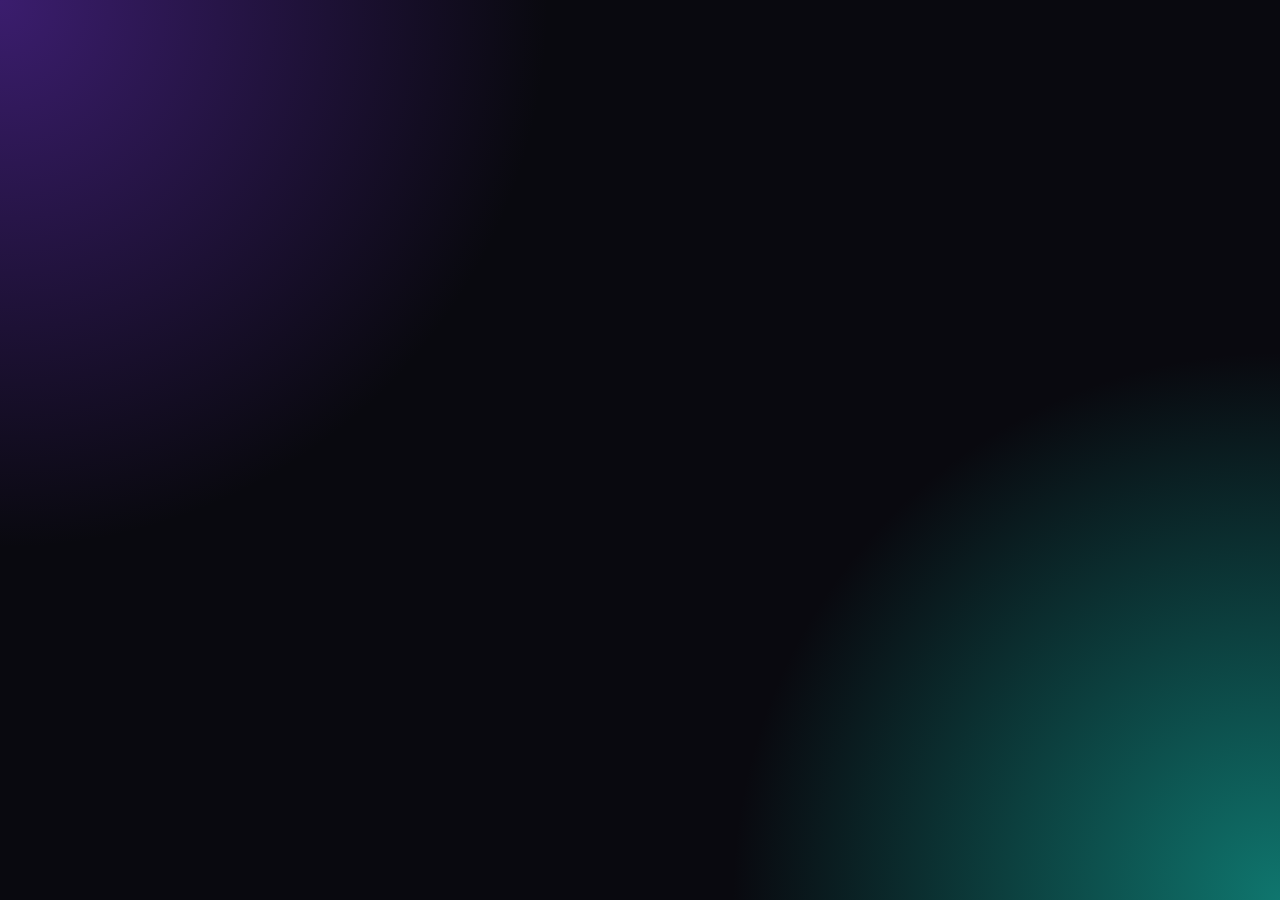
<file: quotes/index.html>
<!DOCTYPE html>
<html lang="en">
<head>
    <meta charset="UTF-8">
    <meta name="viewport" content="width=device-width, initial-scale=1.0">

    <title>A Quote A Day</title>

    <style>
        * {
            margin: 0;
            padding: 0;
            box-sizing: border-box;
            font-family: Arial, sans-serif;
        }

        body {
            min-height: 100vh;
            display: flex;
            justify-content: center;
            align-items: center;
            padding: 20px;
            background:
                radial-gradient(circle at top left, #3b1d6e, transparent 35%),
                radial-gradient(circle at bottom right, #0f766e, transparent 35%),
                #09090f;
            color: white;
        }

        .container {
            width: 100%;
            max-width: 750px;
            text-align: center;
        }

        .logo {
            font-size: 18px;
            letter-spacing: 4px;
            color: #a78bfa;
            margin-bottom: 18px;
            text-transform: uppercase;
        }

        h1 {
            font-size: 48px;
            margin-bottom: 35px;
            background: linear-gradient(90deg, #ffffff, #a78bfa, #67e8f9);
            -webkit-background-clip: text;
            -webkit-text-fill-color: transparent;
        }

        .quote-card {
            padding: 50px 40px;
            border-radius: 25px;
            background: rgba(255, 255, 255, 0.08);
            border: 1px solid rgba(255, 255, 255, 0.15);
            backdrop-filter: blur(15px);
            box-shadow: 0 25px 60px rgba(0, 0, 0, 0.45);
        }

        .quote-mark {
            font-size: 70px;
            color: #a78bfa;
            line-height: 0.5;
            margin-bottom: 20px;
        }

        #quote {
            font-size: 28px;
            line-height: 1.6;
            font-weight: 500;
            margin-bottom: 25px;
        }

        #author {
            color: #c4b5fd;
            font-size: 17px;
            margin-bottom: 35px;
        }

        .buttons {
            display: flex;
            justify-content: center;
            gap: 15px;
            flex-wrap: wrap;
        }

        button {
            border: none;
            padding: 14px 25px;
            border-radius: 30px;
            font-size: 15px;
            font-weight: bold;
            cursor: pointer;
            transition: 0.3s;
        }

        .new-btn {
            background: linear-gradient(135deg, #8b5cf6, #06b6d4);
            color: white;
        }

        .copy-btn {
            background: rgba(255, 255, 255, 0.12);
            color: white;
            border: 1px solid rgba(255, 255, 255, 0.2);
        }

        button:hover {
            transform: translateY(-4px);
            box-shadow: 0 10px 25px rgba(139, 92, 246, 0.35);
        }

        .footer {
</file>
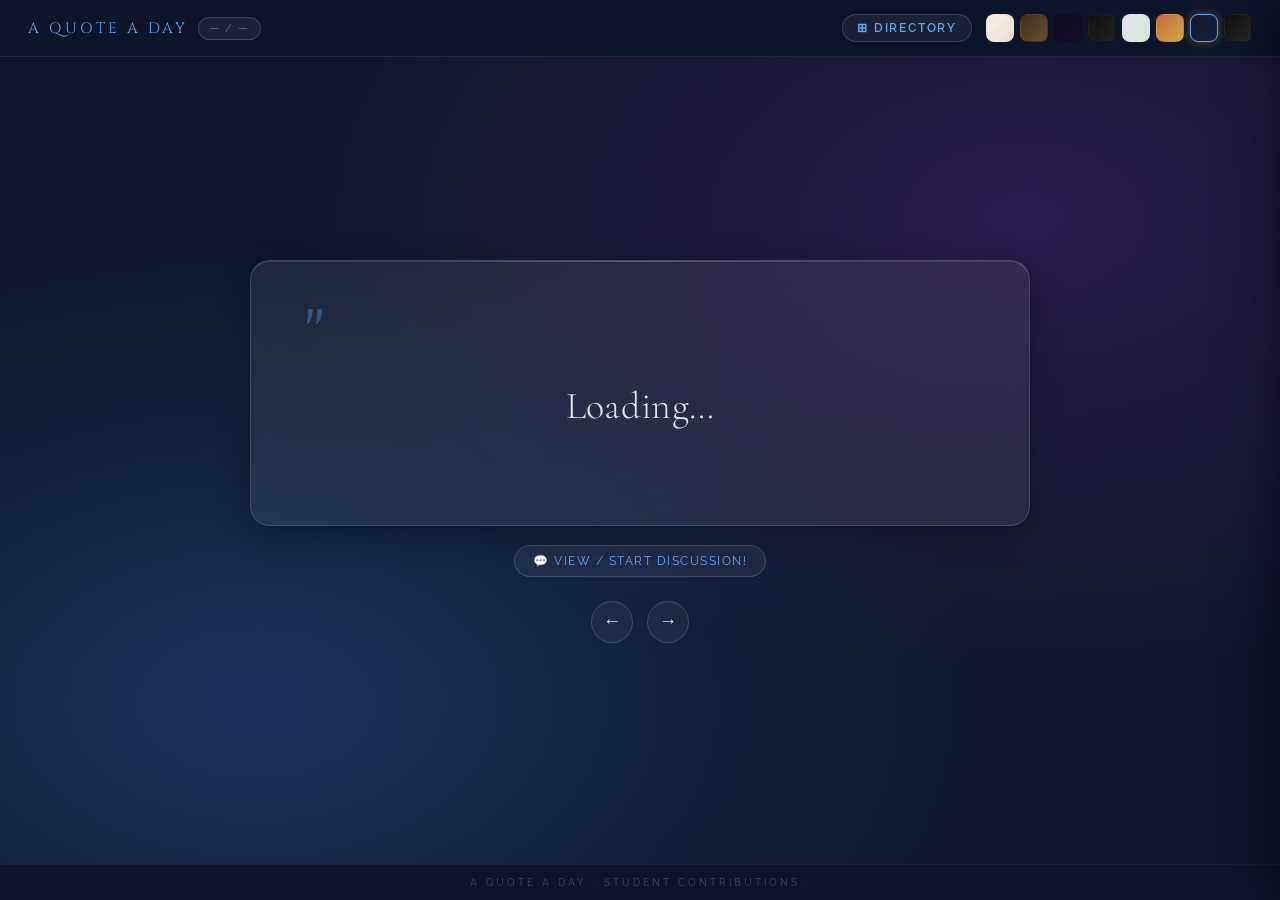
<file: quotes.html>
<!DOCTYPE html>
<html lang="en">
<head>
<meta charset="UTF-8"/>
<meta name="viewport" content="width=device-width, initial-scale=1.0, viewport-fit=cover"/>
<title>A Quote A Day ✨</title>
<link href="https://fonts.googleapis.com/css2?family=Cinzel:wght@400;500;700&family=Raleway:wght@300;400;600&family=Playfair+Display:ital,wght@0,400;0,700;1,400&family=Special+Elite&family=Syne:wght@700;800&family=DM+Mono:wght@300;400&family=Libre+Baskerville:ital,wght@0,400;0,700;1,400&family=Unbounded:wght@700;800&family=Cormorant+Garamond:ital,wght@0,300;0,600;1,300;1,600&display=swap" rel="stylesheet">
<style>
/* ─── RESET & BASE ─── */
*, *::before, *::after { box-sizing: border-box; margin: 0; padding: 0; }

:root {
  --gold: #d4af37;
  --gold-dim: rgba(212,175,55,0.18);
  --card-bg: rgba(255,255,255,0.04);
  --card-border: rgba(255,255,255,0.10);
  --text: #f0efe8;
  --text-dim: #888;
  --transition: 0.45s cubic-bezier(.4,0,.2,1);
}

html, body {
  height: 100%;
  overflow: hidden;
  background: #0a0a0a;
  color: var(--text);
  font-family: 'Raleway', sans-serif;
  -webkit-font-smoothing: antialiased;
}

/* ─── LAYOUT SHELL ─── */
.shell {
  height: 100vh;
  display: grid;
  grid-template-rows: auto 1fr auto;
  grid-template-columns: 1fr;
}

/* ─── TOP BAR ─── */
.topbar {
  display: flex;
  align-items: center;
  justify-content: space-between;
  padding: 14px 28px;
  background: rgba(10,10,10,0.85);
  backdrop-filter: blur(12px);
  border-bottom: 1px solid var(--card-border);
  z-index: 10;
  position: relative;
}
.topbar-left { display: flex; align-items: center; gap: 10px; }
.topbar-title {
  font-family: 'Cinzel', serif;
  font-size: 15px;
  letter-spacing: 3px;
  color: var(--gold);
  text-transform: uppercase;
}
.topbar-counter {
  font-size: 11px;
  color: var(--text-dim);
  letter-spacing: 1.5px;
  background: rgba(255,255,255,0.06);
  padding: 4px 10px;
  border-radius: 20px;
  border: 1px solid var(--card-border);
}

/* ─── THEME SWITCHER ─── */
.theme-strip {
  display: flex;
  gap: 6px;
  align-items: center;
}
.theme-btn {
  width: 28px; height: 28px;
  border-radius: 8px;
  border: 1.5px solid transparent;
  cursor: pointer;
  transition: all 0.25s;
  position: relative;
  background: var(--swatch);
  outline: none;
}
.theme-btn:hover { transform: scale(1.12); }
.theme-btn.active { border-color: var(--gold); box-shadow: 0 0 8px rgba(212,175,55,0.4); }
.theme-btn[data-theme="minimal"]  { --swatch: linear-gradient(135deg,#f5f0e8,#e8e0d0); }
.theme-btn[data-theme="academia"] { --swatch: linear-gradient(135deg,#3b2f1e,#6b4c2a); }
.theme-btn[data-theme="cyber"]    { --swatch: linear-gradient(135deg,#0d0d1a,#1a0a2e); }
.theme-btn[data-theme="brutalist"]{ --swatch: linear-gradient(135deg,#111,#222); }
.theme-btn[data-theme="wellness"] { --swatch: linear-gradient(135deg,#e8dff0,#d4e8d8); }
.theme-btn[data-theme="retro"]    { --swatch: linear-gradient(135deg,#c1683b,#d4a843); }
.theme-btn[data-theme="glass"]    { --swatch: linear-gradient(135deg,#1a1a2e,#16213e); }
.theme-btn[data-theme="poster"]   { --swatch: linear-gradient(135deg,#0f0f0f,#2a2a2a); }

/* ─── MAIN STAGE ─── */
.stage {
  display: flex;
  align-items: center;
  justify-content: center;
  position: relative;
  overflow: hidden;
  min-height: 0;
}
/* ambient bg — animated per-theme via JS class */
.ambient {
  position: absolute; inset: 0;
  transition: background 0.8s ease;
  z-index: 0;
}
.ambient::after {
  content: '';
  position: absolute; inset: 0;
  background: radial-gradient(ellipse at 50% 40%, rgba(212,175,55,0.12) 0%, transparent 65%);
  transition: all 0.8s ease;
}

/* ─── QUOTE CARD ─── */
.card-wrap {
  position: relative;
  z-index: 2;
  width: 90%;
  max-width: 780px;
  display: flex;
  flex-direction: column;
  align-items: center;
}
.card {
  width: 100%;
  padding: 56px 52px 44px;
  border-radius: 20px;
  background: var(--card-bg);
  border: 1px solid var(--card-border);
  backdrop-filter: blur(24px);
  box-shadow: 0 8px 48px rgba(0,0,0,0.35);
  transition: background var(--transition), border-color var(--transition), box-shadow var(--transition);
  animation: cardIn 0.6s cubic-bezier(.4,0,.2,1);
  position: relative;
  overflow: hidden;
}
.card::before {
  content: '';
  position: absolute;
  top: -1px; left: 20%; right: 20%;
  height: 2px;
  background: var(--gold);
  border-radius: 0 0 2px 2px;
  opacity: 0.6;
  transition: all 0.6s;
}
@keyframes cardIn {
  from { opacity: 0; transform: translateY(28px) scale(0.97); }
  to   { opacity: 1; transform: translateY(0)   scale(1);    }
}
.card.swap {
  animation: cardOut 0.28s cubic-bezier(.4,0,.2,1) forwards,
             cardIn  0.5s  cubic-bezier(.4,0,.2,1) 0.28s both;
}
@keyframes cardOut {
  to { opacity: 0; transform: translateY(-18px) scale(0.96); }
}

/* ─── QUOTE TYPOGRAPHY ─── */
.q-mark {
  font-family: 'Cinzel', serif;
  font-size: 72px;
  line-height: 0.6;
  color: var(--gold);
  opacity: 0.35;
  display: block;
  margin-bottom: 16px;
}
.q-text {
  font-family: 'Cormorant Garamond', serif;
  font-size: clamp(22px, 3.8vw, 38px);
  font-weight: 300;
  line-height: 1.55;
  letter-spacing: 0.3px;
  color: var(--text);
  text-align: center;
  transition: color var(--transition);
}
.q-author {
  margin-top: 22px;
  font-family: 'Raleway', sans-serif;
  font-size: 13px;
  font-weight: 600;
  letter-spacing: 2.5px;
  text-transform: uppercase;
  color: var(--gold);
  text-align: center;
}
.q-contrib {
  margin-top: 14px;
  font-size: 12px;
  color: var(--text-dim);
  letter-spacing: 1.5px;
  text-align: center;
}
.q-about {
  margin-top: 10px;
  font-family: 'Cormorant Garamond', serif;
  font-size: 16px;
  font-style: italic;
  color: rgba(255,255,255,0.42);
  text-align: center;
  max-width: 560px;
  margin-left: auto;
  margin-right: auto;
  min-height: 24px;
  transition: opacity 0.3s;
}


/* ─── NAV ARROWS ─── */
.nav-arrows {
  display: flex;
  gap: 14px;
  margin-top: 24px;
  justify-content: center;
}
.nav-btn {
  width: 42px; height: 42px;
  border-radius: 50%;
  border: 1px solid var(--card-border);
  background: rgba(255,255,255,0.04);
  color: var(--text);
  font-size: 18px;
  cursor: pointer;
  display: flex;
  align-items: center;
  justify-content: center;
  transition: background 0.2s, border-color 0.2s, transform 0.18s;
}
.nav-btn:hover { background: rgba(255,255,255,0.10); border-color: var(--gold); transform: scale(1.08); }
.nav-btn:active { transform: scale(0.93); }

/* ─── DOT INDICATOR ─── */
.dot-strip {
  display: flex;
  gap: 5px;
  justify-content: center;
  margin-top: 18px;
  flex-wrap: wrap;
  max-width: 340px;
  margin-left: auto;
  margin-right: auto;
}
.dot {
  width: 6px; height: 6px;
  border-radius: 50%;
  background: rgba(255,255,255,0.18);
  cursor: pointer;
  transition: background 0.3s, transform 0.2s;
}
.dot:hover { transform: scale(1.4); background: rgba(255,255,255,0.4); }
.dot.active { background: var(--gold); box-shadow: 0 0 6px rgba(212,175,55,0.5); }

/* ─── FOOTER ─── */
footer {
  padding: 12px;
  text-align: center;
  font-size: 10px;
  letter-spacing: 3px;
  color: #444;
  text-transform: uppercase;
  border-top: 1px solid rgba(255,255,255,0.04);
  background: rgba(10,10,10,0.7);
}

/* ─── THEME OVERRIDES ─── */

/* ── MINIMAL ── */
body.t-minimal {
  background: #f5f0e8;
  --text: #2c2420;
  --text-dim: #8a7e72;
  --card-bg: rgba(255,255,255,0.72);
  --card-border: rgba(0,0,0,0.08);
  --gold: #8b6f3a;
}
body.t-minimal .topbar { background: rgba(245,240,232,0.92); border-bottom-color: rgba(0,0,0,0.08); }
body.t-minimal .ambient { background: #f5f0e8 !important; }
body.t-minimal .ambient::after { background: none !important; }
body.t-minimal .card { box-shadow: 0 4px 32px rgba(0,0,0,0.06); }
body.t-minimal .card::before { display: none; }
body.t-minimal .q-text { font-family: 'Libre Baskerville', serif; font-weight: 400; color: #2c2420; }
body.t-minimal .q-mark { color: #ccc; opacity: 1; }
body.t-minimal .rxn { background: rgba(0,0,0,0.04); border-color: rgba(0,0,0,0.1); }
body.t-minimal .rxn:hover { background: rgba(0,0,0,0.08); }
body.t-minimal .rxn.active { background: rgba(139,111,58,0.12); border-color: rgba(139,111,58,0.35); }
body.t-minimal .rxn-count { color: rgba(0,0,0,0.55); }
body.t-minimal .nav-btn { background: rgba(0,0,0,0.04); border-color: rgba(0,0,0,0.12); color: #2c2420; }
body.t-minimal .nav-btn:hover { background: rgba(0,0,0,0.08); }
body.t-minimal .dot { background: rgba(0,0,0,0.15); }
body.t-minimal .dot.active { background: var(--gold); }
body.t-minimal footer { background: rgba(245,240,232,0.9); border-top-color: rgba(0,0,0,0.06); color: #aaa; }
body.t-minimal .topbar-counter { background: rgba(0,0,0,0.05); border-color: rgba(0,0,0,0.08); color: #8a7e72; }

/* ── DARK ACADEMIA ── */
body.t-academia {
  background: #2a1f14;
  --text: #e8dcc8;
  --text-dim: #9a8b72;
  --card-bg: rgba(60,40,20,0.55);
  --card-border: rgba(212,175,55,0.22);
  --gold: #c9a84c;
}
body.t-academia .topbar { background: rgba(30,20,10,0.9); border-bottom-color: rgba(201,168,76,0.2); }
body.t-academia .ambient { background: radial-gradient(ellipse at 50% 40%, #3b2a18 0%, #2a1f14 70%) !important; }
body.t-academia .card { border-color: rgba(201,168,76,0.3); box-shadow: 0 6px 40px rgba(0,0,0,0.5), inset 0 0 60px rgba(60,40,20,0.3); }
body.t-academia .q-text { font-family: 'Playfair Display', serif; font-style: italic; font-weight: 400; }
body.t-academia .q-mark { font-size: 80px; opacity: 0.25; }
body.t-academia footer { background: rgba(20,12,4,0.85); color: #6b5d44; }

/* ── CYBERPUNK ── */
body.t-cyber {
  background: #050510;
  --text: #e8e0ff;
  --text-dim: #6a6a8a;
  --card-bg: rgba(20,10,40,0.6);
  --card-border: rgba(180,0,255,0.25);
  --gold: #00f0ff;
}
body.t-cyber .topbar { background: rgba(5,5,16,0.92); border-bottom-color: rgba(180,0,255,0.3); }
body.t-cyber .ambient { background: radial-gradient(ellipse at 30% 60%, rgba(180,0,255,0.18) 0%, transparent 55%), radial-gradient(ellipse at 75% 30%, rgba(0,240,255,0.12) 0%, transparent 50%), #050510 !important; }
body.t-cyber .ambient::after { display: none; }
body.t-cyber .card { border-color: rgba(180,0,255,0.4); box-shadow: 0 0 30px rgba(180,0,255,0.15), 0 0 80px rgba(180,0,255,0.06); }
body.t-cyber .card::before { background: linear-gradient(90deg, transparent, #00f0ff, transparent); opacity: 0.8; }
body.t-cyber .q-text { font-family: 'DM Mono', monospace; font-size: clamp(17px,2.8vw,24px); font-weight: 300; letter-spacing: 0.8px; line-height: 1.7; }
body.t-cyber .q-mark { color: #b400ff; opacity: 0.5; font-family: 'DM Mono', monospace; }
body.t-cyber .q-author { color: #b400ff; text-shadow: 0 0 8px rgba(180,0,255,0.4); }
body.t-cyber .rxn.active { background: rgba(0,240,255,0.12); border-color: rgba(0,240,255,0.5); box-shadow: 0 0 10px rgba(0,240,255,0.2); }
body.t-cyber footer { background: rgba(5,5,16,0.9); color: #3a3a5a; }
body.t-cyber .topbar-counter { background: rgba(180,0,255,0.08); border-color: rgba(180,0,255,0.2); }

/* ── BRUTALIST ── */
body.t-brutalist {
  background: #111;
  --text: #fff;
  --text-dim: #666;
  --card-bg: rgba(255,255,255,0.03);
  --card-border: rgba(255,255,255,0.08);
  --gold: #e8ff00;
}
body.t-brutalist .topbar { background: rgba(17,17,17,0.95); border-bottom-color: rgba(255,255,255,0.08); }
body.t-brutalist .ambient { background: #111 !important; }
body.t-brutalist .ambient::after { display: none; }
body.t-brutalist .card { border-radius: 0; border-color: rgba(255,255,255,0.15); box-shadow: none; }
body.t-brutalist .card::before { left: 0; right: 0; height: 3px; background: var(--gold); opacity: 1; border-radius: 0; }
body.t-brutalist .q-text { font-family: 'Unbounded', sans-serif; font-size: clamp(16px,2.6vw,22px); font-weight: 700; line-height: 1.5; letter-spacing: -0.5px; text-transform: uppercase; }
body.t-brutalist .q-mark { display: none; }
body.t-brutalist .q-author { font-family: 'DM Mono', monospace; color: #fff; letter-spacing: 1px; text-transform: none; font-weight: 400; font-size: 14px; }
body.t-brutalist .nav-btn { border-radius: 0; }
body.t-brutalist .rxn { border-radius: 6px; }
body.t-brutalist .rxn.active { background: rgba(232,255,0,0.1); border-color: rgba(232,255,0,0.5); }
body.t-brutalist footer { background: rgba(17,17,17,0.95); color: #333; }

/* ── WELLNESS ── */
body.t-wellness {
  background: #ede8f0;
  --text: #3d3347;
  --text-dim: #8a7d96;
  --card-bg: rgba(255,255,255,0.6);
  --card-border: rgba(160,130,190,0.22);
  --gold: #7d5fa0;
}
body.t-wellness .topbar { background: rgba(237,232,240,0.92); border-bottom-color: rgba(160,130,190,0.2); }
body.t-wellness .ambient { background: linear-gradient(160deg, #ede8f0 0%, #dfe9dc 50%, #e8e0ef 100%) !important; }
body.t-wellness .ambient::after { background: radial-gradient(ellipse at 50% 40%, rgba(160,130,190,0.12) 0%, transparent 65%) !important; }
body.t-wellness .card { box-shadow: 0 8px 40px rgba(100,80,130,0.08); border-color: rgba(160,130,190,0.25); }
body.t-wellness .card::before { background: linear-gradient(90deg, transparent, #a882c3, transparent); opacity: 0.5; }
body.t-wellness .q-text { font-family: 'Cormorant Garamond', serif; font-weight: 300; color: #3d3347; }
body.t-wellness .q-mark { color: #c3a8d9; opacity: 0.6; }
body.t-wellness .rxn { background: rgba(100,80,130,0.06); border-color: rgba(160,130,190,0.22); }
body.t-wellness .rxn:hover { background: rgba(100,80,130,0.12); }
body.t-wellness .rxn.active { background: rgba(125,95,160,0.14); border-color: rgba(125,95,160,0.4); }
body.t-wellness .rxn-count { color: rgba(0,0,0,0.45); }
body.t-wellness .nav-btn { background: rgba(100,80,130,0.06); border-color: rgba(160,130,190,0.22); color: #3d3347; }
body.t-wellness .nav-btn:hover { background: rgba(100,80,130,0.12); border-color: var(--gold); }
body.t-wellness .dot { background: rgba(0,0,0,0.12); }
body.t-wellness footer { background: rgba(237,232,240,0.9); color: #b0a3bb; border-top-color: rgba(160,130,190,0.15); }
body.t-wellness .topbar-counter { background: rgba(100,80,130,0.06); border-color: rgba(160,130,190,0.18); color: #8a7d96; }

/* ── RETRO 70s ── */
body.t-retro {
  background: #2b1a0e;
  --text: #f0dcc8;
  --text-dim: #9a8060;
  --card-bg: rgba(180,120,50,0.15);
  --card-border: rgba(212,168,67,0.3);
  --gold: #d4a843;
}
body.t-retro .topbar { background: rgba(30,16,6,0.92); border-bottom-color: rgba(212,168,67,0.25); }
body.t-retro .ambient { background: radial-gradient(ellipse at 50% 50%, #3d2414 0%, #2b1a0e 70%) !important; }
body.t-retro .card { border-radius: 12px; border-color: rgba(212,168,67,0.38); box-shadow: 0 4px 30px rgba(0,0,0,0.45), inset 0 1px 0 rgba(255,255,255,0.06); }
body.t-retro .card::before { background: var(--gold); left: 10%; right: 10%; height: 2px; opacity: 0.7; }
body.t-retro .q-text { font-family: 'Special Elite', cursive; font-size: clamp(19px,3.2vw,30px); line-height: 1.65; }
body.t-retro .q-mark { font-family: 'Playfair Display', serif; color: #d4a843; opacity: 0.4; font-size: 78px; }
body.t-retro footer { background: rgba(20,10,4,0.9); color: #5a4530; }

/* ── GLASSMORPHISM ── */
body.t-glass {
  background: #0f1629;
  --text: #e2e8f0;
  --text-dim: #64748b;
  --card-bg: rgba(255,255,255,0.07);
  --card-border: rgba(255,255,255,0.14);
  --gold: #60a5fa;
}
body.t-glass .topbar { background: rgba(15,22,41,0.85); border-bottom-color: rgba(255,255,255,0.08); backdrop-filter: blur(16px); }
body.t-glass .ambient { background: radial-gradient(ellipse at 20% 80%, rgba(59,130,246,0.25) 0%, transparent 50%), radial-gradient(ellipse at 80% 20%, rgba(147,51,234,0.2) 0%, transparent 50%), #0f1629 !important; }
body.t-glass .ambient::after { display: none; }
body.t-glass .card { backdrop-filter: blur(32px); box-shadow: 0 8px 32px rgba(0,0,0,0.3), inset 0 1px 0 rgba(255,255,255,0.1); }
body.t-glass .card::before { background: linear-gradient(90deg, transparent, rgba(96,165,250,0.7), transparent); opacity: 0.6; }
body.t-glass .q-text { font-family: 'Cormorant Garamond', serif; font-weight: 300; }
body.t-glass .rxn.active { background: rgba(96,165,250,0.15); border-color: rgba(96,165,250,0.45); }
body.t-glass footer { background: rgba(15,22,41,0.8); color: #3a4a6a; }

/* ── POSTER / TYPOGRAPHIC ── */
body.t-poster {
  background: #0a0a0a;
  --text: #fff;
  --text-dim: #555;
  --card-bg: transparent;
  --card-border: transparent;
  --gold: #ff6b35;
}
body.t-poster .topbar { background: rgba(10,10,10,0.95); border-bottom-color: rgba(255,255,255,0.06); }
body.t-poster .ambient { background: #0a0a0a !important; }
body.t-poster .ambient::after { display: none; }
body.t-poster .card { background: transparent; border: none; box-shadow: none; backdrop-filter: none; padding: 40px 48px; }
body.t-poster .card::before { display: none; }
body.t-poster .q-text {
  font-family: 'Syne', sans-serif;
  font-weight: 800;
  font-size: clamp(28px,5vw,56px);
  line-height: 1.15;
  letter-spacing: -1.5px;
  background: linear-gradient(135deg, #fff 0%, #ff6b35 40%, #fff 70%);
  -webkit-background-clip: text;
  -webkit-text-fill-color: transparent;
  background-clip: text;
}
body.t-poster .q-mark { display: none; }
body.t-poster .q-author { color: #fff; font-family: 'DM Mono', monospace; font-size: 14px; letter-spacing: 1px; }
body.t-poster .rxn { background: rgba(255,255,255,0.04); border-color: rgba(255,255,255,0.1); }
body.t-poster .rxn.active { background: rgba(255,107,53,0.12); border-color: rgba(255,107,53,0.45); }
body.t-poster footer { background: rgba(10,10,10,0.95); color: #333; }

/* ─── SCANLINE OVERLAY (cyber only) ─── */
body.t-cyber .stage::after {
  content: '';
  position: absolute; inset: 0;
  background: repeating-linear-gradient(0deg, transparent 0px, transparent 3px, rgba(0,0,0,0.15) 3px, rgba(0,0,0,0.15) 4px);
  pointer-events: none;
  z-index: 1;
}

/* ─── SAFE-AREA ROOT (notch / dynamic island) ─── */
:root {
  --safe-top:    env(safe-area-inset-top,  0px);
  --safe-bottom: env(safe-area-inset-bottom, 0px);
}

/* ─── RESPONSIVE ─── */
@media (max-width: 600px) {

  /* ── topbar ── */
  .topbar {
    padding: 8px 12px 6px;
    padding-top: calc(8px + var(--safe-top));
    flex-wrap: wrap;
    gap: 6px;
  }
  .topbar-left { gap: 6px; }
  .topbar-title { font-size: 13px; letter-spacing: 2px; }
  .topbar-counter { font-size: 10px; padding: 3px 8px; }

  /* Directory toggle → icon-only on mobile */
  .dir-toggle {
    font-size: 0; letter-spacing: 0;
    padding: 0;
    min-width: 44px; min-height: 44px;
    display: flex; align-items: center; justify-content: center;
  }
  .dir-toggle::before { content: '⊞'; font-size: 20px; }

  /* theme swatches row */
  .theme-strip { gap: 2px; padding: 6px 0; }
  .theme-btn { width: 28px; height: 28px; }

  /* ── stage: allow vertical scroll so nothing clips ── */
  .stage { overflow-y: auto; align-items: flex-start; padding: 20px 0 10px; }
  .card-wrap { width: 94%; padding-bottom: 6px; }

  /* ── card ── */
  .card { padding: 28px 20px 22px; }
  .q-mark { font-size: 48px; margin-bottom: 8px; }
  body.t-poster .card { padding: 24px 20px 20px; }

  /* ── reactions ── */
  .reactions { gap: 6px; margin-top: 18px; }
  .rxn { padding: 9px 12px; min-height: 44px; }

  /* ── nav arrows ── */
  .nav-arrows { margin-top: 16px; gap: 10px; }
  .nav-btn { width: 44px; height: 44px; font-size: 20px; }

  /* ── dots: hidden (swipe + arrows handle it) ── */
  .dot-strip { display: none; }

  /* ── directory: bottom sheet ── */
  .dir-panel {
    width: 100%; max-width: 100%;
    border-left: none;
    border-top: 1px solid var(--card-border);
    border-radius: 20px 20px 0 0;
    top: auto; bottom: 0;
    height: 85vh; max-height: 85vh;
    transform: translateY(100%);
    transition: transform 0.38s cubic-bezier(.4,0,.2,1);
    padding-bottom: var(--safe-bottom);
  }
  .dir-panel.open { transform: translateY(0); }

  .dir-header { padding: 20px 20px 0; }
  /* drag-handle pill */
  .dir-header::before {
    content: '';
    display: block;
    width: 36px; height: 4px;
    background: var(--card-border);
    border-radius: 2px;
    margin: 0 auto 16px;
  }

  /* close button: 44×44 */
  .dir-close {
    width: 44px; height: 44px;
    display: flex; align-items: center; justify-content: center;
    top: 14px; right: 6px;
  }

  /* directory rows & quote cards: min tap height */
  .dir-row-head { min-height: 52px; padding: 14px; }
  .dir-quote { min-height: 44px; padding: 12px 14px; }

  /* search: 16px stops iOS auto-zoom */
  .dir-search { font-size: 16px; }

  /* footer safe-area */
  footer { padding-bottom: calc(10px + var(--safe-bottom)); }
}

/* ── very small phones (320–374px) ── */
@media (max-width: 374px) {
  .topbar-title { display: none; }
  .theme-btn { width: 24px; height: 24px; }
  .card { padding: 22px 16px 18px; }
  .rxn { padding: 8px 9px; }
  .rxn-icon { font-size: 16px; }
  .rxn-count { font-size: 12px; }
}
/* ─── DIRECTORY TOGGLE BTN ─── */
.dir-toggle {
  font-family: 'Raleway', sans-serif;
  font-size: 12px;
  font-weight: 600;
  letter-spacing: 1.8px;
  text-transform: uppercase;
  color: var(--gold);
  background: rgba(255,255,255,0.05);
  border: 1px solid var(--card-border);
  border-radius: 18px;
  padding: 6px 14px;
  cursor: pointer;
  transition: background 0.22s, border-color 0.22s, color 0.22s;
  white-space: nowrap;
  outline: none;
}
.dir-toggle:hover {
  background: rgba(255,255,255,0.10);
  border-color: var(--gold);
}

/* light-theme toggle overrides */
body.t-minimal .dir-toggle,
body.t-wellness .dir-toggle {
  background: rgba(0,0,0,0.04);
  border-color: rgba(0,0,0,0.12);
}
body.t-minimal .dir-toggle:hover,
body.t-wellness .dir-toggle:hover {
  background: rgba(0,0,0,0.09);
}

/* ─── DIRECTORY PANEL ─── */
.dir-panel {
  position: fixed;
  top: 0; right: 0;
  width: 380px;
  max-width: 90vw;
  height: 100vh;
  background: rgba(12,12,18,0.92);
  backdrop-filter: blur(28px);
  border-left: 1px solid var(--card-border);
  box-shadow: -12px 0 48px rgba(0,0,0,0.45);
  z-index: 100;
  display: flex;
  flex-direction: column;
  transform: translateX(100%);
  transition: transform 0.38s cubic-bezier(.4,0,.2,1);
  overflow: hidden;
}
.dir-panel.open { transform: translateX(0); }

/* dim backdrop when panel is open */
.dir-backdrop {
  position: fixed; inset: 0;
  background: rgba(0,0,0,0.45);
  z-index: 99;
  opacity: 0;
  pointer-events: none;
  transition: opacity 0.35s;
}
.dir-backdrop.show { opacity: 1; pointer-events: auto; }

/* ── close btn ── */
.dir-close {
  position: absolute;
  top: 16px; right: 18px;
  background: none;
  border: none;
  color: var(--text-dim);
  font-size: 20px;
  cursor: pointer;
  z-index: 2;
  line-height: 1;
  transition: color 0.2s;
  outline: none;
}
.dir-close:hover { color: var(--text); }

/* ── header ── */
.dir-header {
  padding: 28px 24px 0;
  flex-shrink: 0;
}
.dir-title {
  font-family: 'Cinzel', serif;
  font-size: 18px;
  font-weight: 500;
  color: var(--gold);
  letter-spacing: 2px;
  text-transform: uppercase;
  margin-bottom: 18px;
}

/* ── tabs ── */
.dir-tabs {
  display: flex;
  gap: 6px;
}
.dir-tab {
  flex: 1;
  font-family: 'Raleway', sans-serif;
  font-size: 12px;
  font-weight: 600;
  letter-spacing: 1.4px;
  text-transform: uppercase;
  color: var(--text-dim);
  background: rgba(255,255,255,0.04);
  border: 1px solid var(--card-border);
  border-radius: 20px;
  padding: 7px 0;
  cursor: pointer;
  transition: background 0.22s, color 0.22s, border-color 0.22s;
  outline: none;
}
.dir-tab:hover { background: rgba(255,255,255,0.08); }
.dir-tab.active {
  background: var(--gold);
  color: #0a0a0a;
  border-color: var(--gold);
  font-weight: 700;
}

/* ── search ── */
.dir-search-wrap {
  padding: 16px 24px 0;
  flex-shrink: 0;
}
.dir-search {
  width: 100%;
  font-family: 'Raleway', sans-serif;
  font-size: 13px;
  color: var(--text);
  background: rgba(255,255,255,0.06);
  border: 1px solid var(--card-border);
  border-radius: 12px;
  padding: 9px 14px;
  outline: none;
  transition: border-color 0.22s, background 0.22s;
}
.dir-search::placeholder { color: var(--text-dim); }
.dir-search:focus { border-color: var(--gold); background: rgba(255,255,255,0.09); }

/* ── scrollable list ── */
.dir-list {
  flex: 1;
  overflow-y: auto;
  padding: 14px 24px 24px;
  scrollbar-width: thin;
  scrollbar-color: var(--card-border) transparent;
}
.dir-list::-webkit-scrollbar { width: 6px; }
.dir-list::-webkit-scrollbar-track { background: transparent; }
.dir-list::-webkit-scrollbar-thumb { background: var(--card-border); border-radius: 3px; }

/* ── single name row ── */
.dir-row {
  border-radius: 12px;
  border: 1px solid var(--card-border);
  background: rgba(255,255,255,0.03);
  margin-bottom: 8px;
  overflow: hidden;
  transition: border-color 0.25s;
}
.dir-row:hover { border-color: rgba(255,255,255,0.18); }
.dir-row.expanded { border-color: var(--gold); }

/* row header (always visible, clickable) */
.dir-row-head {
  display: flex;
  align-items: center;
  gap: 10px;
  padding: 12px 14px;
  cursor: pointer;
  user-select: none;
  -webkit-user-select: none;
}
.dir-row-avatar {
  width: 36px; height: 36px;
  border-radius: 50%;
  background: var(--gold);
  display: flex; align-items: center; justify-content: center;
  font-family: 'Cinzel', serif;
  font-size: 15px;
  font-weight: 700;
  color: #0a0a0a;
  flex-shrink: 0;
  opacity: 0.85;
}
.dir-row-info { flex: 1; min-width: 0; }
.dir-row-name {
  font-family: 'Raleway', sans-serif;
  font-size: 14px;
  font-weight: 600;
  color: var(--text);
  white-space: nowrap;
  overflow: hidden;
  text-overflow: ellipsis;
}
.dir-row-count {
  font-family: 'DM Mono', monospace;
  font-size: 11px;
  color: var(--text-dim);
  margin-top: 2px;
}
.dir-row-chevron {
  font-size: 13px;
  color: var(--text-dim);
  transition: transform 0.25s;
  flex-shrink: 0;
}
.dir-row.expanded .dir-row-chevron { transform: rotate(90deg); }

/* expandable quote list */
.dir-row-quotes {
  max-height: 0;
  overflow: hidden;
  transition: max-height 0.4s cubic-bezier(.4,0,.2,1);
}
.dir-row.expanded .dir-row-quotes { max-height: 600px; }

/* individual quote mini-card inside directory */
.dir-quote {
  margin: 0 14px 10px;
  padding: 10px 12px;
  border-radius: 8px;
  background: rgba(255,255,255,0.04);
  border: 1px solid var(--card-border);
  cursor: pointer;
  transition: background 0.2s, border-color 0.2s, transform 0.15s;
}
.dir-quote:last-child { margin-bottom: 12px; }
.dir-quote:hover { background: rgba(255,255,255,0.09); border-color: var(--gold); transform: translateX(4px); }

.dir-quote-text {
  font-family: 'Cormorant Garamond', serif;
  font-size: 15px;
  font-style: italic;
  line-height: 1.45;
  color: var(--text);
  display: -webkit-box;
  -webkit-line-clamp: 2;
  -webkit-box-orient: vertical;
  overflow: hidden;
}
.dir-quote-meta {
  margin-top: 5px;
  font-family: 'DM Mono', monospace;
  font-size: 10px;
  letter-spacing: 0.8px;
  color: var(--text-dim);
}

/* ── empty state ── */
.dir-empty {
  text-align: center;
  padding: 48px 0;
  color: var(--text-dim);
  font-size: 14px;
  font-style: italic;
}

/* ─── LIGHT-THEME DIRECTORY OVERRIDES ─── */
body.t-minimal .dir-panel,
body.t-wellness .dir-panel {
  background: rgba(245,242,238,0.94);
}
body.t-minimal .dir-row,
body.t-wellness .dir-row {
  background: rgba(0,0,0,0.03);
  border-color: rgba(0,0,0,0.1);
}
body.t-minimal .dir-row:hover,
body.t-wellness .dir-row:hover { border-color: rgba(0,0,0,0.2); }
body.t-minimal .dir-quote,
body.t-wellness .dir-quote {
  background: rgba(0,0,0,0.03);
  border-color: rgba(0,0,0,0.1);
}
body.t-minimal .dir-quote:hover,
body.t-wellness .dir-quote:hover { background: rgba(0,0,0,0.07); }
body.t-minimal .dir-search,
body.t-wellness .dir-search {
  background: rgba(0,0,0,0.04);
  border-color: rgba(0,0,0,0.12);
  color: var(--text);
}
body.t-minimal .dir-tab,
body.t-wellness .dir-tab {
  background: rgba(0,0,0,0.04);
  border-color: rgba(0,0,0,0.1);
}
body.t-minimal .dir-tab.active,
body.t-wellness .dir-tab.active { color: #fff; }
body.t-minimal .dir-close,
body.t-wellness .dir-close { color: #999; }

/* ── cyber glow on panel ── */
body.t-cyber .dir-panel {
  background: rgba(8,6,22,0.94);
  border-left-color: rgba(180,0,255,0.35);
  box-shadow: -12px 0 48px rgba(180,0,255,0.12);
}
body.t-cyber .dir-row.expanded { border-color: #00f0ff; }
body.t-cyber .dir-quote:hover  { border-color: #00f0ff; }

/* ── brutalist sharp corners ── */
body.t-brutalist .dir-panel { border-radius: 0; }
body.t-brutalist .dir-row   { border-radius: 0; }
body.t-brutalist .dir-quote { border-radius: 0; }
body.t-brutalist .dir-tab   { border-radius: 4px; }
body.t-brutalist .dir-search{ border-radius: 4px; }
body.t-brutalist .dir-row-avatar { border-radius: 4px; }
@media (max-width: 600px) {
  .shell {
    /* Use dynamic viewport height for mobile browsers */
    height: 100dvh; 
    grid-template-rows: auto 1fr auto;
  }

  .stage {
    /* Allow the card to scroll vertically if it's too long for the screen */
    overflow-y: auto;
    align-items: flex-start; /* Prevents center-clipping */
    padding: 20px 0;
    -webkit-overflow-scrolling: touch;
  }

  .card-wrap {
    width: 92%;
    margin: auto;
  }

  .card {
    padding: 30px 20px; /* Tighter padding for small screens */
  }

  .q-text {
    font-size: clamp(1.2rem, 5vw, 1.8rem);
    line-height: 1.4;
  }
}
@media (max-width: 600px) {
  .dir-panel {
    top: auto;
    bottom: 0;
    right: 0;
    width: 100%;
    height: 80vh; /* Slide up 80% of the screen */
    transform: translateY(100%);
    border-left: none;
    border-top: 1px solid var(--card-border);
    border-radius: 20px 20px 0 0;
  }

  .dir-panel.open {
    transform: translateY(0);
  }

  /* Add a "drag handle" visual to the top of the directory */
  .dir-header::before {
    content: '';
    display: block;
    width: 40px;
    height: 4px;
    background: var(--text-dim);
    margin: -10px auto 15px;
    border-radius: 10px;
    opacity: 0.3;
  }
}
@media (max-width: 600px) {
  .nav-btn {
    width: 50px;
    height: 50px;
  }
  
  .rxn {
    padding: 12px 16px; /* Easier to tap */
    font-size: 16px;
  }

  .theme-btn {
    width: 32px;
    height: 32px;
  }

  .topbar {
    padding: 10px 15px;
  }
}
/* ─── SURGICAL MOBILE REPAIRS ─── */
@media (max-width: 600px) {

  /* 1. Fix the "Lie of Overflow" & Vertical Cut-off */
  .shell {
    height: 100dvh; /* Use dynamic viewport height (fixes URL bar cutting off bottom) */
  }

  .stage {
    display: block; /* DISABLE flex centering to prevent cutting off top/bottom */
    overflow-y: auto; /* Force scroll capability */
    -webkit-overflow-scrolling: touch;
    padding: 10px 0 80px; /* Extra bottom padding for scroll space */
  }

  .card-wrap {
    margin: 0 auto;
    width: 90%;
    /* No absolute positioning or centering tricks here */
  }

  /* 2. Fix Top Bar Crowding (Icon-only Directory button) */
  .dir-toggle {
    font-size: 0; /* Hide text "Directory" */
    padding: 0;
    width: 40px;
    height: 40px;
    display: flex;
    align-items: center;
    justify-content: center;
  }
  .dir-toggle::after {
    content: '⊞'; /* Icon visible */
    font-size: 20px;
    color: var(--gold);
  }

  /* 3. Tame the Giant Card & Reactions */
  .card {
    padding: 30px 20px 24px; /* Shrink padding significantly */
    margin-top: 10px;
  }
  
  .q-mark {
    font-size: 40px; /* Smaller quote mark */
    margin-bottom: 5px;
  }
  
  .q-text {
    font-size: clamp(20px, 5vw, 24px); /* Prevent huge text */
  }

  .reactions {
    gap: 6px;
    justify-content: center;
  }
  
  /* Make reaction buttons smaller so they don't wrap 3 rows */
  .rxn {
    padding: 6px 10px;
    min-height: 36px;
  }
  
  .rxn-icon { font-size: 14px; }
  .rxn-count { font-size: 11px; }

  /* 4. Fix Nav Arrows being pushed too far down */
  .nav-arrows {
    margin-top: 20px;
    margin-bottom: 20px;
  }
  
  .nav-btn {
    width: 48px; 
    height: 48px;
    background: rgba(255,255,255,0.08); /* More visible tap target */
  }
}
.comment-btn {
  display: inline-block;
  margin: 18px auto 0;
  padding: 8px 18px;
  border-radius: 20px;
  font-size: 12px;
  letter-spacing: 1.5px;
  text-transform: uppercase;
  text-decoration: none;
  color: var(--gold);
  border: 1px solid var(--card-border);
  background: rgba(255,255,255,0.05);
  transition: all 0.25s;
}

.comment-btn:hover {
  background: rgba(255,255,255,0.12);
  border-color: var(--gold);
  transform: translateY(-1px);
}

</style>
</head>
<body class="t-glass">
<div class="dir-backdrop" id="dirBackdrop"></div>

<!-- ─── TOP BAR ─── -->
<div class="shell">
<header class="topbar">
  <div class="topbar-left">
    <span class="topbar-title">A Quote A Day</span>
    <span class="topbar-counter" id="counter">— / —</span>
  </div>
  <div style="display:flex;align-items:center;gap:14px;">
    <button class="dir-toggle" id="dirToggle">⊞ Directory</button>
    <div class="theme-strip" id="themeBtns"></div>
  </div>
</header>

<!-- ─── STAGE ─── -->
<section class="stage">
  <div class="ambient"></div>

  <div class="card-wrap">
    <div class="card" id="card">
      <span class="q-mark">"</span>
      <div class="q-text"  id="qText">Loading…</div>
      <div class="q-author" id="qAuthor"></div>
      <div class="q-contrib" id="qContrib"></div>
      <div class="q-about"  id="qAbout"></div>
    </div>

    <!-- Reactions -->
    <div class="reactions" id="reactions"></div>
    <a id="commentLink"
   class="comment-btn"
   target="_blank"
   rel="noopener">
  💬 View / start discussion!
</a>


    <!-- Nav -->
    <div class="nav-arrows">
      <button class="nav-btn" id="prevBtn">←</button>
      <button class="nav-btn" id="nextBtn">→</button>
    </div>

    <!-- Dots -->
    <div class="dot-strip" id="dots"></div>
  </div>
</section>

<!-- ─── DIRECTORY PANEL ─── -->
<aside class="dir-panel" id="dirPanel">
  <!-- close btn -->
  <button class="dir-close" id="dirClose">✕</button>

  <!-- header -->
  <div class="dir-header">
    <h2 class="dir-title">Directory</h2>
    <!-- tab pills -->
    <div class="dir-tabs">
      <button class="dir-tab active" data-tab="authors">Authors</button>
      <button class="dir-tab"        data-tab="contributors">Contributors</button>
      <button class="dir-tab"        data-tab="departments">Departments</button>
    </div>
  </div>

  <!-- search -->
  <div class="dir-search-wrap">
    <input class="dir-search" id="dirSearch" type="text" placeholder="Search…" autocomplete="off"/>
  </div>

  <!-- scrollable list — populated by JS -->
  <div class="dir-list" id="dirList"></div>
</aside>

<!-- ─── FOOTER ─── -->
<footer>A Quote A Day · Student Contributions ·</footer>
</div>

<script>
/* ══════════════════════════════════════════════
   CONFIG
   ══════════════════════════════════════════════ */
const QUOTES_URL = "https://raw.githubusercontent.com/AndrewVeda/a-quote-a-day/main/QUOTES.md";


const THEMES = ['minimal','academia','cyber','brutalist','wellness','retro','glass','poster'];

/* ══════════════════════════════════════════════
   STATE
   ══════════════════════════════════════════════ */
let quotes   = [];
let idx      = 0;
let current  = 'glass';
// reactions: { [quoteIndex]: { heart: N, clap: N, … }, … }
// userReacted: { [quoteIndex]: Set<key> }
let reactionData = {};
let userReacted  = {};

/* ══════════════════════════════════════════════
   INIT
   ══════════════════════════════════════════════ */
document.addEventListener('DOMContentLoaded', async () => {
  buildThemeBtns();
  buildReactionBtns();
  await loadState();        // async now — theme + index
  await fetchQuotes();      // also calls hydrateAllReactions() at the end
  render();
});

/* ══════════════════════════════════════════════
   FETCH & PARSE QUOTES
   ══════════════════════════════════════════════ */
async function fetchQuotes() {
  try {
    const res  = await fetch(QUOTES_URL);
    const text = await res.text();
    const lines = text.split('\n');

    for (let i = 0; i < lines.length; i++) {
      const l = lines[i].trim();
      if (l.startsWith('> "') && lines[i+1] && lines[i+1].includes('added by')) {
        const quoteLine = l.replace(/^>/, '').trim();
        const metaLine  = lines[i+1].replace(/^>/, '').trim();

        const dashIdx = quoteLine.lastIndexOf('—');
        const qPart   = dashIdx > -1 ? quoteLine.slice(0, dashIdx) : quoteLine;
        const aPart   = dashIdx > -1 ? quoteLine.slice(dashIdx + 1) : 'Unknown';

        const [, rest]       = metaLine.split('added by');
        const [contrib, ab]  = (rest || '').split('| about:');

        // extract department from contributor (e.g., "Harini (CSE)" → name: "Harini", dept: "CSE")
        const contribStr = (contrib || '').trim() || 'A student';
        const deptMatch  = contribStr.match(/^(.+?)\s*\(([^)]+)\)\s*$/);
        const contribName = deptMatch ? deptMatch[1].trim() : contribStr;
        const department  = deptMatch ? deptMatch[2].trim() : 'Unknown';

        quotes.push({
          quote:       qPart.replace(/[""]/g, '').trim(),
          author:      aPart.trim() || 'Unknown',
          contributor: contribName,
          department:  department,
          about:       (ab || '').trim()
        });
      }
    }

    buildDots();
    buildDirectoryIndex();
    // pull every shared reaction key into memory so the UI is warm on load
    await hydrateAllReactions();

  } catch(e) {
    document.getElementById('qText').textContent = 'Could not load quotes — check your connection.';
    console.error(e);
  }
}

/* ══════════════════════════════════════════════
   RENDER CURRENT QUOTE
   ══════════════════════════════════════════════ */
function render(animate = false) {
  if (!quotes.length) return;
  const q = quotes[idx];

  if (animate) {
    const card = document.getElementById('card');
    card.classList.remove('swap');
    void card.offsetWidth;
    card.classList.add('swap');
  }

  document.getElementById('qText').textContent   = `\u201C${q.quote}\u201D`;
  document.getElementById('qAuthor').textContent  = `— ${q.author}`;
  
  // Show department in parentheses if it exists
  const contribText = q.department && q.department !== 'Unknown' 
    ? `🏅 Contributed by ${q.contributor} (${q.department})`
    : `🏅 Contributed by ${q.contributor}`;
  document.getElementById('qContrib').textContent = contribText;
  
  document.getElementById('qAbout').textContent   = q.about || '';
  document.getElementById('counter').textContent  = `${idx + 1} / ${quotes.length}`;

  updateDots();
  renderReactionCounts();
 const commentLink = document.getElementById('commentLink');

  commentLink.href =
  `https://github.com/AndrewVeda/a-quote-a-day/discussions?discussions_q=Quote+%23${idx+1}`;

  
}

/* ══════════════════════════════════════════════
   NAVIGATION
   ══════════════════════════════════════════════ */
document.addEventListener('click', e => {
  if (e.target.closest('#prevBtn')) go(-1);
  if (e.target.closest('#nextBtn')) go(1);
});

document.addEventListener('keydown', e => {
  if (e.key === 'ArrowLeft')  go(-1);
  if (e.key === 'ArrowRight') go(1);
});

function go(dir) {
  idx = (idx + dir + quotes.length) % quotes.length;
  render(true);
  saveState();
}

/* ══════════════════════════════════════════════
   DOTS
   ══════════════════════════════════════════════ */
function buildDots() {
  const strip = document.getElementById('dots');
  strip.innerHTML = '';
  quotes.forEach((_, i) => {
    const d = document.createElement('div');
    d.className = 'dot' + (i === idx ? ' active' : '');
    d.onclick = () => { idx = i; render(true); saveState(); };
    strip.appendChild(d);
  });
}
function updateDots() {
  document.querySelectorAll('.dot').forEach((d, i) => {
    d.classList.toggle('active', i === idx);
  });
}


function sharedKey(i) { return `qd-rxn:${i}`; }          // shared counters per quote
const   USER_KEY      = 'qd-my-rxns';                     // personal: which ones I've tapped

/* hydrate ─────────────────────────────────────── */
// Pull every shared reaction blob that already exists into the in-memory cache.
// We list all keys with our prefix, then read them in one tight loop.
async function hydrateAllReactions() {
  try {
    const listing = await window.storage.list('qd-rxn:', true); // shared = true
    if (listing && listing.keys) {
      for (const k of listing.keys) {
        try {
          const row = await window.storage.get(k, true);
          if (row) {
            const i = k.replace('qd-rxn:', '');
            reactionData[i] = JSON.parse(row.value);
          }
        } catch(_) { /* key may have vanished */ }
      }
    }
  } catch(_) { /* storage not yet ready */ }

  // also load the user's own toggle-set (personal, not shared)
  try {
    const me = await window.storage.get(USER_KEY, false);
    if (me) {
      const raw = JSON.parse(me.value);
      userReacted = {};
      Object.entries(raw).forEach(([k, v]) => { userReacted[k] = new Set(v); });
    }
  } catch(_) { /* first visit */ }
}

/* build DOM ───────────────────────────────────── */
function buildReactionBtns() {
  const wrap = document.getElementById('reactions');
  REACTIONS.forEach(r => {
    const btn = document.createElement('div');
    btn.className = 'rxn';
    btn.id = 'rxn-' + r.key;
    btn.innerHTML = `<span class="rxn-icon">${r.emoji}</span><span class="rxn-count">0</span>`;
    btn.onclick = () => toggleReaction(r.key);
    wrap.appendChild(btn);
  });
}

/* toggle ──────────────────────────────────────── */
async function toggleReaction(key) {
  // ── 1. optimistic local update ──
  if (!reactionData[idx])  reactionData[idx]  = {};
  if (!userReacted[idx])   userReacted[idx]   = new Set();

  const adding = !userReacted[idx].has(key);
  if (adding) {
    userReacted[idx].add(key);
    reactionData[idx][key] = (reactionData[idx][key] || 0) + 1;
  } else {
    userReacted[idx].delete(key);
    reactionData[idx][key] = Math.max(0, (reactionData[idx][key] || 1) - 1);
  }

  // pop animation
  const btn  = document.getElementById('rxn-' + key);
  const icon = btn.querySelector('.rxn-icon');
  icon.classList.remove('pop');
  void icon.offsetWidth;
  icon.classList.add('pop');

  renderReactionCounts();

  // ── 2. persist shared counters ──
  try {
    // re-read so we don't clobber a concurrent writer
    let live = {};
    try {
      const row = await window.storage.get(sharedKey(idx), true);
      if (row) live = JSON.parse(row.value);
    } catch(_) { /* key doesn't exist yet */ }

    // apply our delta on top of the live value
    live[key] = (live[key] || 0) + (adding ? 1 : -1);
    if (live[key] < 0) live[key] = 0;

    await window.storage.set(sharedKey(idx), JSON.stringify(live), true);

    // write back the authoritative numbers so our UI stays in sync
    reactionData[idx] = live;
    renderReactionCounts();
  } catch(e) { console.warn('shared write failed', e); }

  // ── 3. persist personal toggle-set ──
  try {
    const serialised = {};
    Object.entries(userReacted).forEach(([k, s]) => { serialised[k] = [...s]; });
    await window.storage.set(USER_KEY, JSON.stringify(serialised), false);
  } catch(e) { console.warn('personal write failed', e); }
}

/* render counts from cache ────────────────────── */
function renderReactionCounts() {
  const data = reactionData[idx] || {};
  const user = userReacted[idx]  || new Set();
  REACTIONS.forEach(r => {
    const btn   = document.getElementById('rxn-' + r.key);
    const count = btn.querySelector('.rxn-count');
    count.textContent = data[r.key] || 0;
    btn.classList.toggle('active', user.has(r.key));
  });
}

/* ══════════════════════════════════════════════
   THEMES
   ══════════════════════════════════════════════ */
function buildThemeBtns() {
  const strip = document.getElementById('themeBtns');
  THEMES.forEach(t => {
    const btn = document.createElement('button');
    btn.className = 'theme-btn' + (t === current ? ' active' : '');
    btn.dataset.theme = t;
    btn.title = t.charAt(0).toUpperCase() + t.slice(1);
    btn.onclick = () => setTheme(t);
    strip.appendChild(btn);
  });
}

function setTheme(t) {
  document.body.className = 't-' + t;
  current = t;
  document.querySelectorAll('.theme-btn').forEach(b => {
    b.classList.toggle('active', b.dataset.theme === t);
  });
  saveState();
}

/* ══════════════════════════════════════════════
   PERSIST  —  personal prefs (theme + index)
   ══════════════════════════════════════════════ */
const PREFS_KEY = 'qd-prefs';

async function saveState() {
  try {
    await window.storage.set(PREFS_KEY, JSON.stringify({ idx, theme: current }), false);
  } catch(_) { /* silent */ }
}

async function loadState() {
  try {
    const row = await window.storage.get(PREFS_KEY, false);
    if (row) {
      const d = JSON.parse(row.value);
      if (d.idx  !== undefined) idx = d.idx;
      if (d.theme)              setTheme(d.theme);
    }
  } catch(_) { /* first visit */ }
}

/* ══════════════════════════════════════════════
   DIRECTORY
   ══════════════════════════════════════════════ */

let dirIndex     = { authors: {}, contributors: {}, departments: {} }; // name → [quoteIdx, …]
let dirTab       = 'authors';   // current tab
let dirExpanded  = null;        // currently expanded row key (or null)

/* ── build index once after quotes are loaded ── */
function buildDirectoryIndex() {
  dirIndex = { authors: {}, contributors: {}, departments: {} };
  quotes.forEach((q, i) => {
    const a = q.author;
    const c = q.contributor;
    const d = q.department;
    (dirIndex.authors[a]       = dirIndex.authors[a]       || []).push(i);
    (dirIndex.contributors[c]  = dirIndex.contributors[c]  || []).push(i);
    (dirIndex.departments[d]   = dirIndex.departments[d]   || []).push(i);
  });
}

/* ── open / close ── */
document.getElementById('dirToggle').addEventListener('click', () => {
  openDir();
});
document.getElementById('dirClose').addEventListener('click', closeDir);
document.getElementById('dirBackdrop').addEventListener('click', closeDir);

function openDir() {
  document.getElementById('dirPanel').classList.add('open');
  document.getElementById('dirBackdrop').classList.add('show');
  renderDirList();                          // refresh list each time it opens
  document.getElementById('dirSearch').value = '';
  document.getElementById('dirSearch').focus();
}
function closeDir() {
  document.getElementById('dirPanel').classList.remove('open');
  document.getElementById('dirBackdrop').classList.remove('show');
  dirExpanded = null;
}

/* ── tab switch ── */
document.querySelectorAll('.dir-tab').forEach(btn => {
  btn.addEventListener('click', () => {
    document.querySelectorAll('.dir-tab').forEach(b => b.classList.remove('active'));
    btn.classList.add('active');
    dirTab = btn.dataset.tab;
    dirExpanded = null;
    document.getElementById('dirSearch').value = '';
    renderDirList();
  });
});

/* ── live search filter ── */
document.getElementById('dirSearch').addEventListener('input', () => {
  dirExpanded = null;
  renderDirList();
});

/* ── render the list ── */
function renderDirList() {
  const container = document.getElementById('dirList');
  container.innerHTML = '';

  const map    = dirIndex[dirTab];
  const query  = document.getElementById('dirSearch').value.trim().toLowerCase();

  // sort names alphabetically
  let names = Object.keys(map).sort((a, b) => a.localeCompare(b));

  // filter
  if (query) {
    names = names.filter(n => n.toLowerCase().includes(query));
  }

  if (!names.length) {
    container.innerHTML = '<div class="dir-empty">No results found</div>';
    return;
  }

  names.forEach(name => {
    const indices = map[name];
    const isOpen  = dirExpanded === (dirTab + ':' + name);
    const initials = name.split(' ').map(w => w[0] || '').join('').slice(0,2).toUpperCase();

    const row = document.createElement('div');
    row.className = 'dir-row' + (isOpen ? ' expanded' : '');

    // ── head ──
    const head = document.createElement('div');
    head.className = 'dir-row-head';
    head.innerHTML = `
      <div class="dir-row-avatar">${initials}</div>
      <div class="dir-row-info">
        <div class="dir-row-name">${escHtml(name)}</div>
        <div class="dir-row-count">${indices.length} quote${indices.length !== 1 ? 's' : ''}</div>
      </div>
      <div class="dir-row-chevron">›</div>`;
    head.addEventListener('click', () => {
      const key = dirTab + ':' + name;
      dirExpanded = (dirExpanded === key) ? null : key;
      renderDirList();   // re-render to toggle
    });

    // ── quotes list ──
    const qList = document.createElement('div');
    qList.className = 'dir-row-quotes';

    indices.forEach(qi => {
      const q    = quotes[qi];
      const card = document.createElement('div');
      card.className = 'dir-quote';

      // label depends on which tab we're in
      let metaLabel;
      if (dirTab === 'authors') {
        metaLabel = `contributed by ${q.contributor}${q.department && q.department !== 'Unknown' ? ` (${q.department})` : ''}`;
      } else if (dirTab === 'contributors') {
        metaLabel = `— ${q.author}`;
      } else { // departments tab
        metaLabel = `${q.contributor} · — ${q.author}`;
      }

      card.innerHTML = `
        <div class="dir-quote-text">\u201C${escHtml(q.quote)}\u201D</div>
        <div class="dir-quote-meta">${escHtml(metaLabel)} · #${qi + 1}</div>`;

      card.addEventListener('click', (e) => {
        e.stopPropagation();
        idx = qi;
        render(true);
        closeDir();
        saveState();
      });

      qList.appendChild(card);
    });

    row.appendChild(head);
    row.appendChild(qList);
    container.appendChild(row);
  });
}

/* ── tiny HTML-escape helper ── */
function escHtml(s) {
  return s.replace(/&/g,'&amp;').replace(/</g,'&lt;').replace(/>/g,'&gt;').replace(/"/g,'&quot;');
}

/* ══════════════════════════════════════════════
   SWIPE GESTURE (mobile)
   ══════════════════════════════════════════════ */
(function () {
  let startX = 0, startY = 0, moved = false;
  const THRESHOLD = 40; // px minimum drag to count as a swipe

  const stage = document.querySelector('.stage');

  stage.addEventListener('touchstart', e => {
    startX = e.touches[0].clientX;
    startY = e.touches[0].clientY;
    moved  = false;
  }, { passive: true });

  stage.addEventListener('touchmove', e => {
    // if vertical movement dominates, bail out (let page scroll)
    if (!moved && Math.abs(e.touches[0].clientY - startY) > 10) return;
    moved = true;
  }, { passive: true });

  stage.addEventListener('touchend', e => {
    if (!moved) return;                           // was a tap, not a drag
    const dx = e.changedTouches[0].clientX - startX;
    const dy = e.changedTouches[0].clientY - startY;
    if (Math.abs(dx) < Math.abs(dy)) return;     // vertical swipe — ignore
    if (Math.abs(dx) < THRESHOLD) return;        // too short — ignore
    go(dx < 0 ? 1 : -1);                         // left → next, right → prev
  }, { passive: true });
})();

/* ══════════════════════════════════════════════
   AUTO-ADVANCE (3 s)
   ══════════════════════════════════════════════ */
setInterval(() => go(1), 3000);
</script>
</body>
</html>
</file>
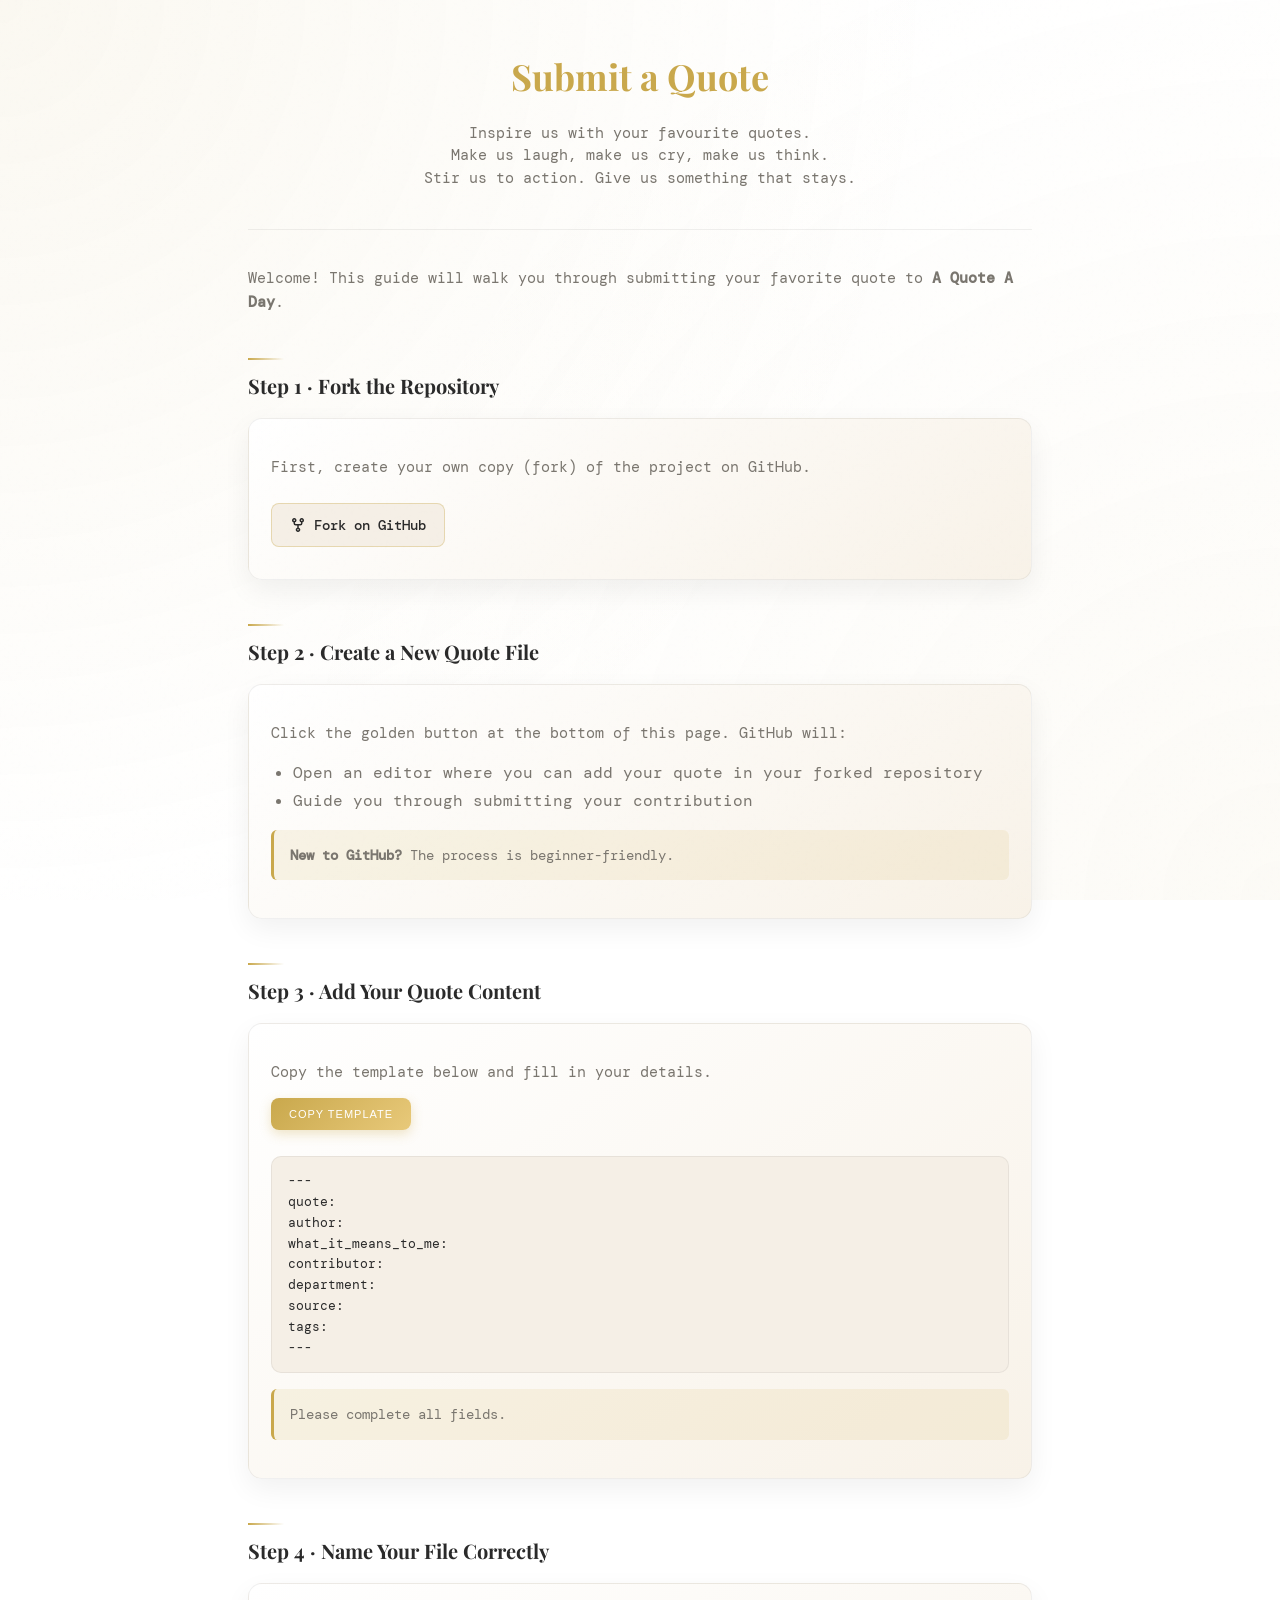
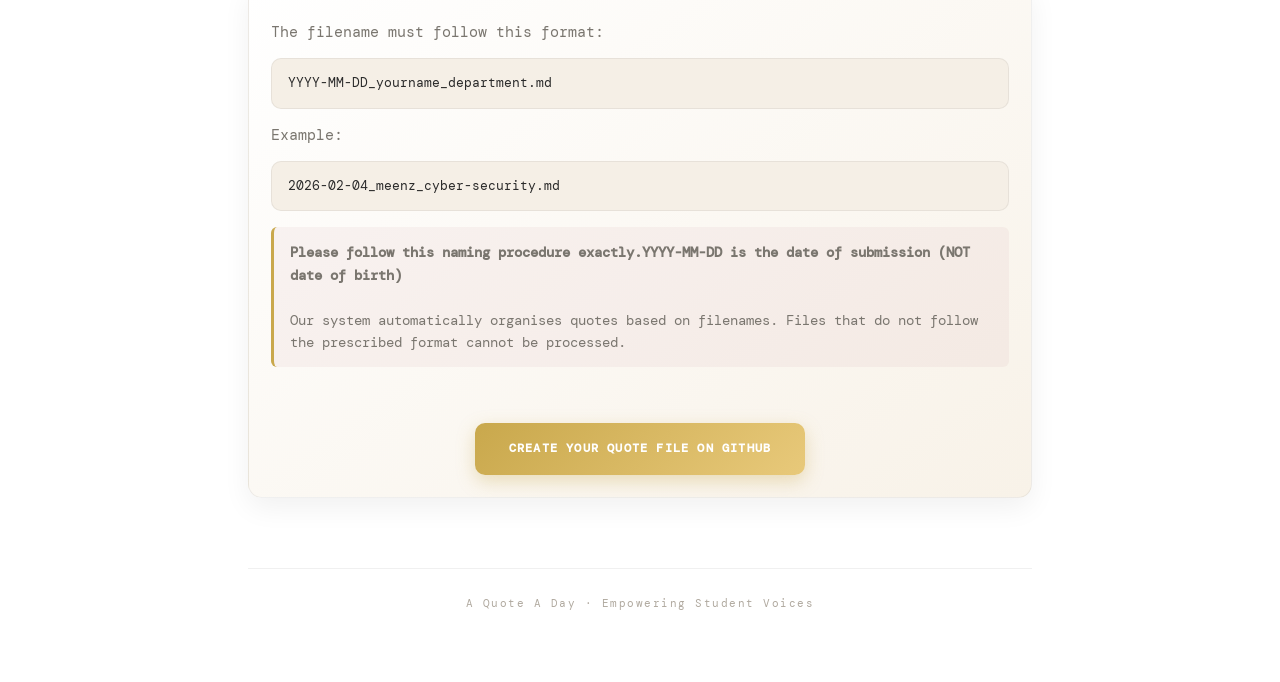
<file: submissions.html>
<!DOCTYPE html>
<html lang="en">
<head>
  <meta charset="UTF-8" />
  <meta name="viewport" content="width=device-width, initial-scale=1.0" />
  <title>Submit a Quote · A Quote A Day</title>

  <link href="https://fonts.googleapis.com/css2?family=DM+Mono:wght@400;500&family=Playfair+Display:wght@400;700;900&display=swap" rel="stylesheet">

  <style>
    :root {
      --obsidian: #ffffff;
      --deep: #faf7f2;
      --surface: #ffffff;
      --surface2: #f5efe6;

      --gold: #c9a84c;
      --gold-light: #e8c97a;
      --gold-dim: rgba(201,168,76,0.12);

      --text: #2a2a2a;
      --text-muted: #7a766f;
      --text-dim: #b0a99f;

      --border: rgba(201,168,76,0.35);
      --border-dim: rgba(0,0,0,0.06);
    }

    * { box-sizing: border-box; margin: 0; padding: 0; }

    body {
      font-family: 'DM Mono', monospace;
      background: var(--obsidian);
      color: var(--text);
      line-height: 1.6;
      min-height: 100vh;
    }

    body::before {
      content: '';
      position: fixed;
      inset: 0;
      background-image: url("data:image/svg+xml,%3Csvg viewBox='0 0 256 256' xmlns='http://www.w3.org/2000/svg'%3E%3Cfilter id='noise'%3E%3CfeTurbulence type='fractalNoise' baseFrequency='0.9' numOctaves='4' stitchTiles='stitch'/%3E%3C/filter%3E%3Crect width='100%25' height='100%25' filter='url(%23noise)' opacity='0.015'/%3E%3C/svg%3E");
      pointer-events: none;
      z-index: 9999;
      opacity: 0.35;
    }

    body::after {
      content:'';
      position: fixed;
      inset: 0;
      background:
        radial-gradient(circle at top left, rgba(201,168,76,0.08), transparent 60%),
        radial-gradient(circle at bottom right, rgba(201,168,76,0.05), transparent 65%);
      pointer-events: none;
      z-index: 0;
    }

    .container {
      max-width: 820px;
      margin: 0 auto;
      padding: 48px 18px 70px;
      position: relative;
      z-index: 1;
    }

    .header {
      text-align: center;
      margin-bottom: 36px;
      padding-bottom: 26px;
      border-bottom: 1px solid var(--border-dim);
    }

    h1 {
      font-family: 'Playfair Display', serif;
      font-size: 36px;
      font-weight: 700;
      margin-bottom: 16px;
      color: var(--gold);
    }

    .subtitle {
      font-size: 15px;
      color: var(--text-muted);
      line-height: 1.5;
    }

    h2 {
      font-family: 'Playfair Display', serif;
      font-size: 20px;
      margin: 44px 0 16px;
      color: var(--text);
    }

    h2::before {
      content:'';
      display: block;
      width: 36px;
      height: 2px;
      background: linear-gradient(90deg, var(--gold), transparent);
      margin-bottom: 10px;
    }

    p {
      margin: 14px 0;
      color: var(--text-muted);
      font-size: 15px;
    }

    .card {
      background: linear-gradient(145deg, #ffffff, #f8f2e8);
      border: 1px solid var(--border-dim);
      border-radius: 14px;
      padding: 22px;
      margin-top: 14px;
      box-shadow: 0 10px 28px rgba(0,0,0,0.06);
      transition: all 0.25s ease;
    }

    .card:hover {
      border-color: var(--gold);
      box-shadow: 0 14px 36px rgba(201,168,76,0.15);
    }

    ul {
      color: var(--text-muted);
      line-height: 1.7;
      padding-left: 22px;
      margin: 14px 0;
    }

    code, pre {
      display: block;
      background: var(--surface2);
      border: 1px solid var(--border-dim);
      border-radius: 10px;
      padding: 14px 16px;
      font-family: 'DM Mono', monospace;
      font-size: 13px;
      margin: 14px 0;
      overflow-x: auto;
      color: var(--text);
    }

    .note {
      background: var(--gold-dim);
      border-left: 3px solid var(--gold);
      padding: 14px 16px;
      margin: 16px 0;
      border-radius: 6px;
      font-size: 14px;
      color: var(--text-muted);
    }

    .important-note {
      background: rgba(122, 0, 25, 0.04);
      border-left: 3px solid var(--gold);
    }

    .fork-btn {
      display: inline-flex;
      align-items: center;
      gap: 8px;
      background: var(--surface2);
      border: 1px solid var(--border);
      color: var(--text);
      padding: 10px 18px;
      border-radius: 8px;
      text-decoration: none;
      font-weight: 500;
      font-size: 14px;
      transition: all 0.25s ease;
      margin: 10px 0;
    }

    .fork-btn:hover {
      border-color: var(--gold);
      background: #ffffff;
      box-shadow: 0 4px 12px rgba(201,168,76,0.15);
    }

    .copy-btn {
      background: linear-gradient(135deg, var(--gold), var(--gold-light));
      color: white;
      border: none;
      padding: 10px 18px;
      border-radius: 8px;
      font-size: 11px;
      cursor: pointer;
      letter-spacing: 1px;
      text-transform: uppercase;
      margin-bottom: 12px;
      box-shadow: 0 4px 12px rgba(201,168,76,0.3);
    }

    .cta {
      margin-top: 56px;
      text-align: center;
    }

    .cta a {
      display: inline-block;
      padding: 16px 34px;
      border-radius: 10px;
      background: linear-gradient(135deg, var(--gold), var(--gold-light));
      color: white;
      text-decoration: none;
      font-weight: 600;
      letter-spacing: 1.2px;
      text-transform: uppercase;
      font-size: 12px;
      box-shadow: 0 6px 18px rgba(201,168,76,0.35);
    }

    footer {
      margin-top: 70px;
      text-align: center;
      font-size: 11px;
      letter-spacing: 1.5px;
      color: var(--text-dim);
      padding-top: 26px;
      border-top: 1px solid var(--border-dim);
    }
  </style>
</head>

<body>
  <div class="container">

    <div class="header">
      <h1>Submit a Quote</h1>
      <p class="subtitle">
        Inspire us with your favourite quotes.<br>
        Make us laugh, make us cry, make us think.<br>
        Stir us to action. Give us something that stays.
      </p>
    </div>

    <p>
      Welcome! This guide will walk you through submitting your favorite quote to
      <strong>A Quote A Day</strong>.
    </p>

    <h2>Step 1 · Fork the Repository</h2>
    <div class="card">
      <p>First, create your own copy (fork) of the project on GitHub.</p>
      <a href="https://github.com/andrewveda/a-quote-a-day/fork" target="_blank" class="fork-btn">
        <svg viewBox="0 0 16 16" width="16" height="16" aria-hidden="true" fill="currentColor">
          <path fill-rule="evenodd" d="M5 3.25a.75.75 0 11-1.5 0 .75.75 0 011.5 0zm0 2.122a2.25 2.25 0 10-1.5 0v.878A2.25 2.25 0 005.75 8.5h1.5v2.128a2.251 2.251 0 101.5 0V8.5h1.5a2.25 2.25 0 002.25-2.25v-.878a2.25 2.25 0 10-1.5 0v.878a.75.75 0 01-.75.75h-4.5A.75.75 0 015 6.25v-.878zm3.75 7.378a.75.75 0 11-1.5 0 .75.75 0 011.5 0zm3-8.75a.75.75 0 100-1.5.75.75 0 000 1.5z"></path>
        </svg>
        Fork on GitHub
      </a>
    </div>

    <h2>Step 2 · Create a New Quote File</h2>
    <div class="card">
      <p>Click the golden button at the bottom of this page. GitHub will:</p>
      <ul>
        <li>Open an editor where you can add your quote in your forked repository</li>
        <li>Guide you through submitting your contribution</li>
      </ul>

      <div class="note">
        <strong>New to GitHub?</strong> The process is beginner-friendly.
      </div>
    </div>

    <h2>Step 3 · Add Your Quote Content</h2>
    <div class="card">
      <p>Copy the template below and fill in your details.</p>

      <button class="copy-btn" onclick="copyTemplate()">Copy Template</button>

<pre id="template">---
quote: 
author: 
what_it_means_to_me: 
contributor: 
department: 
source: 
tags: 
---</pre>

      <div class="note">
        Please complete all fields.
      </div>
    </div>

    <h2>Step 4 · Name Your File Correctly</h2>
    <div class="card">
      <p>The filename must follow this format:</p>
      <code>YYYY-MM-DD_yourname_department.md</code>

      <p>Example:</p>
      <code>2026-02-04_meenz_cyber-security.md</code>

      <div class="note important-note">
        <strong>Please follow this naming procedure exactly.YYYY-MM-DD is the date of submission (NOT date of birth)</strong><br><br>
        Our system automatically organises quotes based on filenames.  
        Files that do not follow the prescribed format cannot be processed.
      </div>
   
     <div class="cta">
      <a
        href="https://github.com/AndrewVeda/a-quote-a-day/new/main/quotes"
        target="_blank">
        Create Your Quote File on GitHub
      </a>
    </div>
       </div>
    <footer>
      A Quote A Day · Empowering Student Voices
    </footer>

  </div>

  <script>
    function copyTemplate() {
      const template = document.getElementById('template').textContent;
      const button = event.target;

      navigator.clipboard.writeText(template).then(() => {
        button.textContent = 'Copied!';
        button.style.background = '#3a7d44';

        setTimeout(() => {
          button.textContent = 'Copy Template';
          button.style.background = '';
        }, 2000);
      });
    }
  </script>
</body>
</html>
</file>
